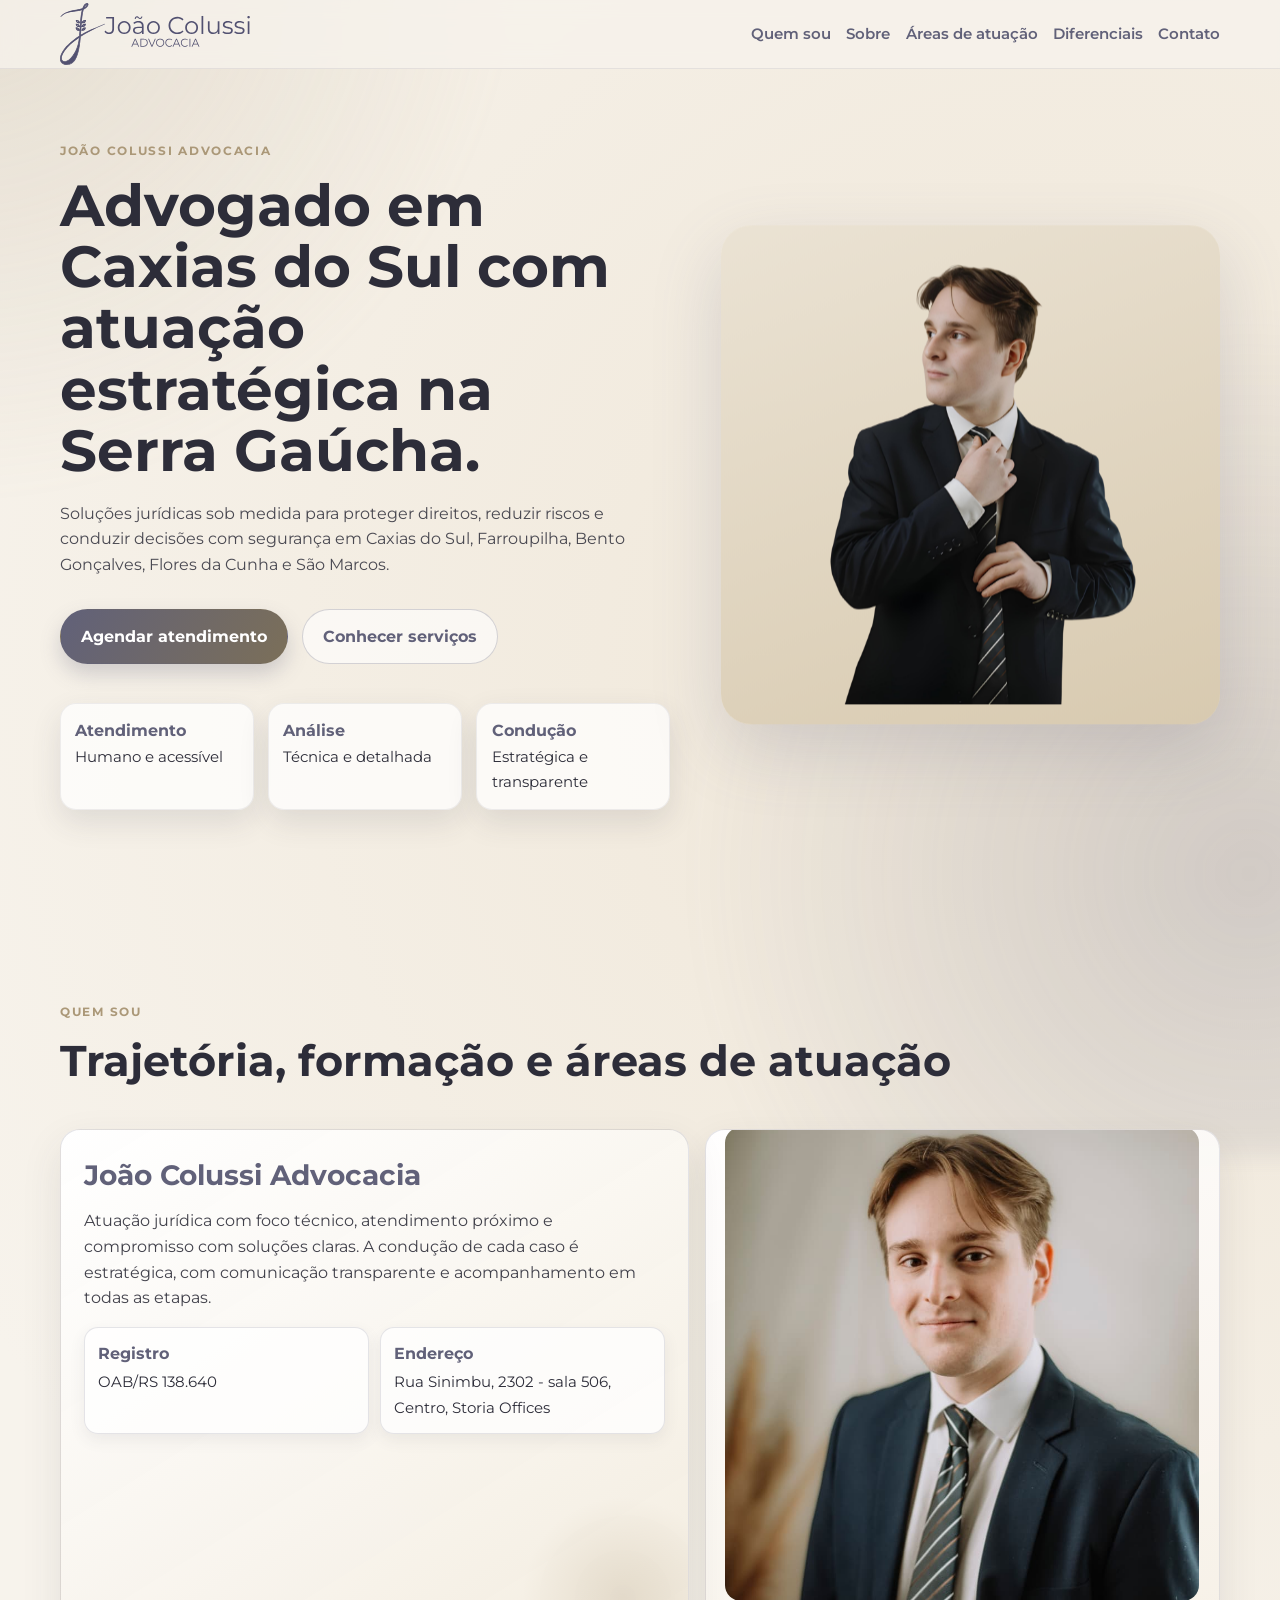
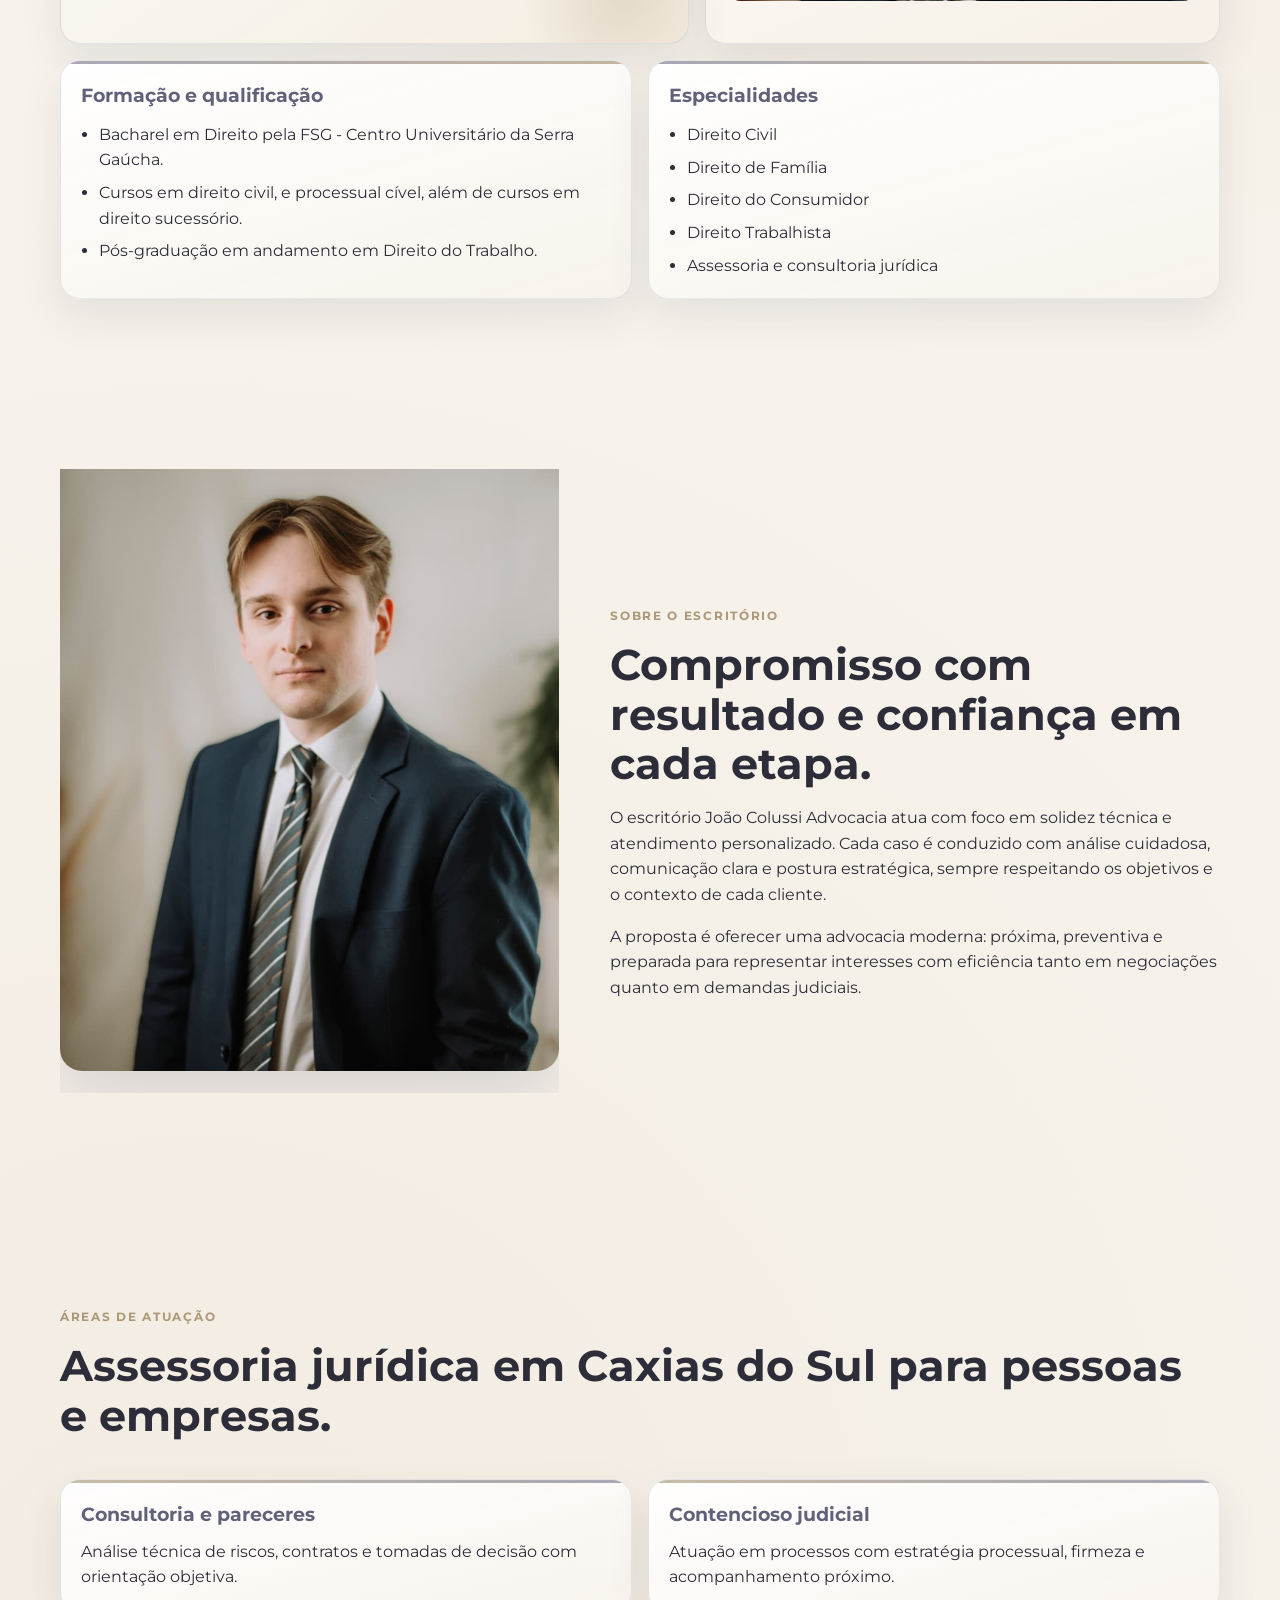
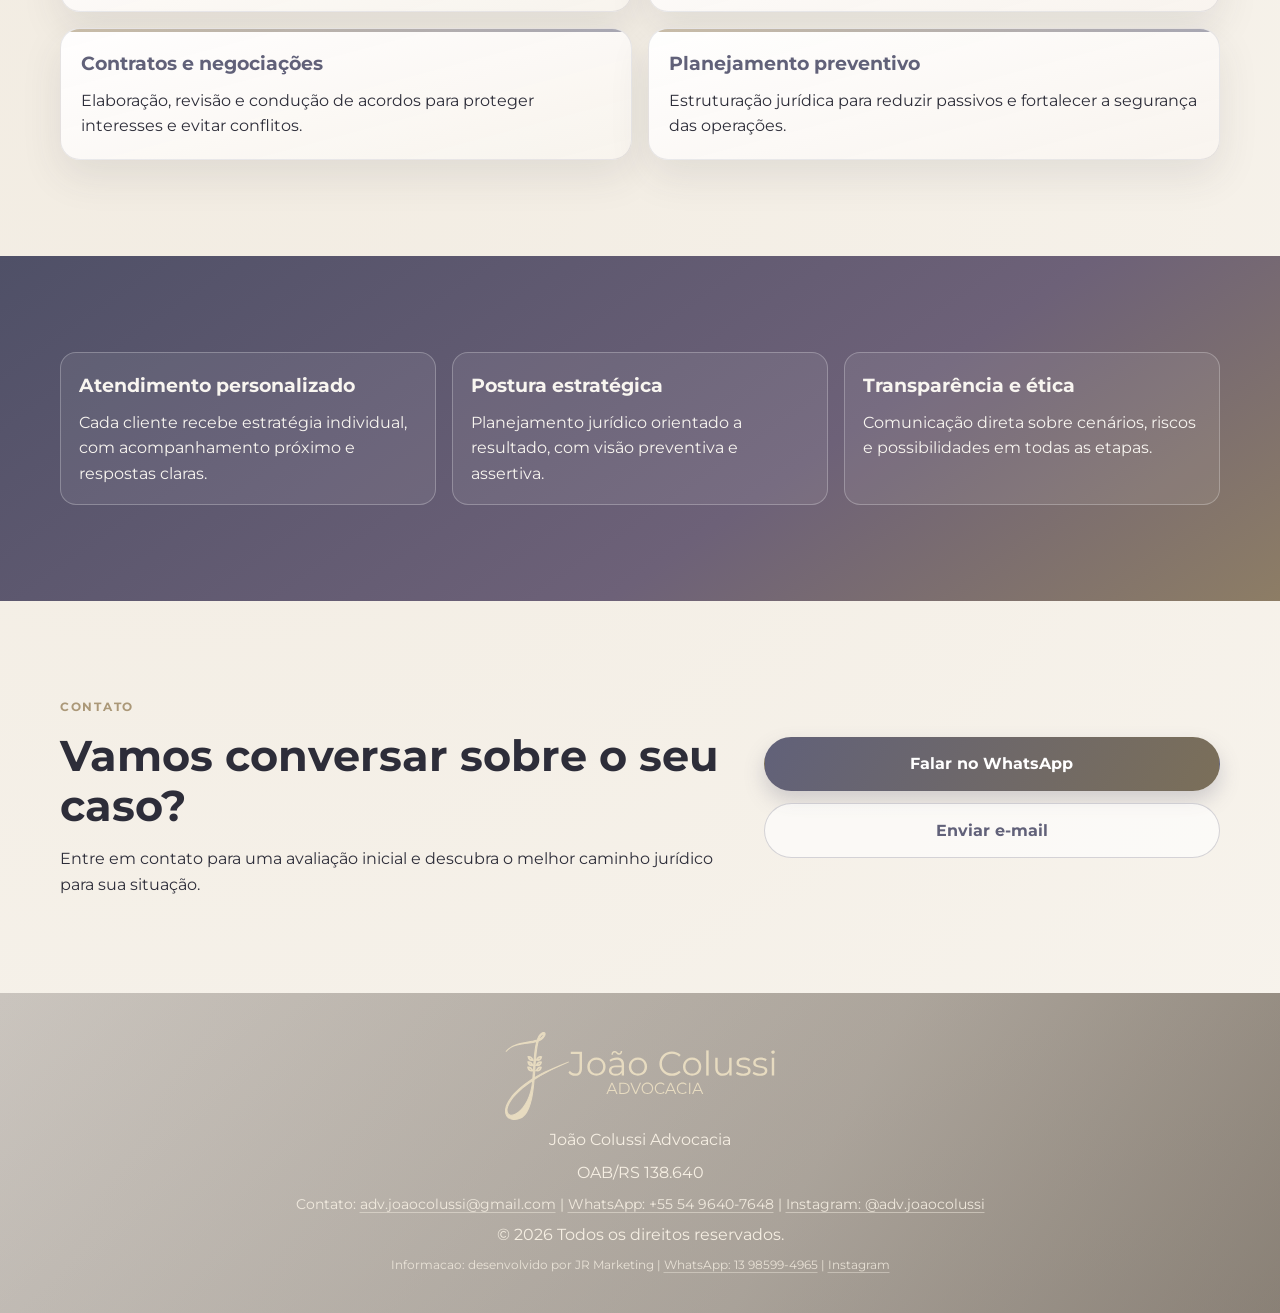
<file: index.html>
<!doctype html>
<html lang="pt-BR">
<head>
  <meta charset="UTF-8" />
  <meta name="viewport" content="width=device-width, initial-scale=1.0" />
  <title>Advogado em Caxias do Sul | João Colussi Advocacia</title>
  <meta name="description" content="Advogado em Caxias do Sul com atendimento jurídico estratégico para pessoas e empresas em toda a Serra Gaúcha: Farroupilha, Bento Gonçalves, Flores da Cunha e São Marcos." />
  <meta name="robots" content="index, follow" />
  <meta name="author" content="João Colussi Advocacia" />
  
  <meta name="google-site-verification" content="zd6YGt6P0bRy-ufSmV9zsZLXKkYiH8V3sBRukI6DoeU" />
  <meta name="geo.region" content="BR-RS" />
  <meta name="geo.placename" content="Caxias do Sul" />
  <meta name="geo.position" content="-29.1678;-51.1794" />
  <meta name="ICBM" content="-29.1678, -51.1794" />
  <link rel="canonical" href="https://joaocolussiadvocacia.com.br/" />

  <meta property="og:locale" content="pt_BR" />
  <meta property="og:type" content="website" />
  <meta property="og:site_name" content="João Colussi Advocacia" />
  <meta property="og:title" content="Advogado em Caxias do Sul | João Colussi Advocacia" />
  <meta property="og:description" content="Atendimento jurídico estratégico em Caxias do Sul e região da Serra Gaúcha, com foco em Direito Civil, Família, Consumidor e Trabalhista." />
  <meta property="og:url" content="https://joaocolussiadvocacia.com.br/" />
  <meta property="og:image" content="https://joaocolussiadvocacia.com.br/assets/img/twittergoogle.jpg" />
  <meta property="og:image:alt" content="João Colussi Advocacia" />

  <meta name="twitter:card" content="summary_large_image" />
  <meta name="twitter:title" content="Advogado em Caxias do Sul | João Colussi Advocacia" />
  <meta name="twitter:description" content="Advocacia estratégica em Caxias do Sul e cidades próximas da Serra Gaúcha." />
  <meta name="twitter:image" content="https://joaocolussiadvocacia.com.br/assets/img/twittergoogle.jpg" />
  <link rel="icon" type="image/svg+xml" href="assets/img/favicon.svg" />
  <link rel="preconnect" href="https://fonts.googleapis.com" />
  <link rel="preconnect" href="https://fonts.gstatic.com" crossorigin />
  <link href="https://fonts.googleapis.com/css2?family=Montserrat:wght@400;500;600;700;800&display=swap" rel="stylesheet" />
  <link rel="stylesheet" href="assets/css/style.css" />

<!-- Google Tag Manager -->
    <script>(function(w,d,s,l,i){w[l]=w[l]||[];w[l].push({'gtm.start':
    new Date().getTime(),event:'gtm.js'});var f=d.getElementsByTagName(s)[0],
    j=d.createElement(s),dl=l!='dataLayer'?'&l='+l:'';j.async=true;j.src=
    'https://www.googletagmanager.com/gtm.js?id='+i+dl;f.parentNode.insertBefore(j,f);
    })(window,document,'script','dataLayer','GTM-P5WVNRNF');
    </script>
<!-- End Google Tag Manager -->

  <script type="application/ld+json">
    {
      "@context": "https://schema.org",
      "@type": "LegalService",
      "name": "João Colussi Advocacia",
      "url": "https://joaocolussiadvocacia.com.br/",
      "image": "https://joaocolussiadvocacia.com.br/assets/img/foto-principal.jpeg",
      "description": "Advogado em Caxias do Sul com atendimento estratégico em Direito Civil, Família, Consumidor e Trabalhista.",
      "telephone": "+55 13 98599-4965",
      "email": "adv.joaocolussi@gmail.com",
      "address": {
        "@type": "PostalAddress",
        "streetAddress": "Rua Sinimbu, 2302 - sala 506, Centro, Storia Offices",
        "addressLocality": "Caxias do Sul",
        "addressRegion": "RS",
        "addressCountry": "BR"
      },
      "areaServed": [
        { "@type": "City", "name": "Caxias do Sul" },
        { "@type": "City", "name": "Farroupilha" },
        { "@type": "City", "name": "Bento Gonçalves" },
        { "@type": "City", "name": "Flores da Cunha" },
        { "@type": "City", "name": "São Marcos" }
      ],
      "sameAs": [
        "https://www.instagram.com/jotar.marketing/"
      ]
    }
  </script>
  <!-- Google tag (gtag.js) -->
    <script async src="https://www.googletagmanager.com/gtag/js?id=AW-17693643702"></script>
      <script>
        window.dataLayer = window.dataLayer || [];
        function gtag(){dataLayer.push(arguments);}
        gtag('js', new Date());

        gtag('config', 'AW-17693643702');
      </script>
</head>
<body>
  <!-- Google Tag Manager (noscript) -->
<noscript><iframe src="https://www.googletagmanager.com/ns.html?id=GTM-P5WVNRNF"
height="0" width="0" style="display:none;visibility:hidden"></iframe></noscript>
<!-- End Google Tag Manager (noscript) -->
  <div class="background-aura" aria-hidden="true"></div>

  <header class="site-header" id="topo">
    <div class="container header-content">
      <a class="brand" href="#topo" aria-label="Início">
        <img src="assets/img/logo.svg" alt="João Colussi Advocacia" />
      </a>

      <button class="menu-toggle" aria-expanded="false" aria-controls="site-nav" aria-label="Abrir menu">
        <span></span>
        <span></span>
      </button>

      <nav id="site-nav" class="site-nav" aria-label="Navegação principal">
        <a href="#quem-sou">Quem sou</a>
        <a href="#sobre">Sobre</a>
        <a href="#areas">Áreas de atuação</a>
        <a href="#diferenciais">Diferenciais</a>
        <a href="#contato">Contato</a>
      </nav>
    </div>
  </header>

  <main>
    <section class="hero section-reveal">
      <div class="container hero-grid">
        <div class="hero-copy">
          <p class="eyebrow">João Colussi Advocacia</p>
          <h1>Advogado em Caxias do Sul com atuação estratégica na Serra Gaúcha.</h1>
          <p class="lead">
            Soluções jurídicas sob medida para proteger direitos, reduzir riscos e conduzir decisões com segurança em Caxias do Sul, Farroupilha, Bento Gonçalves, Flores da Cunha e São Marcos.
          </p>

          <div class="hero-cta">
            <a class="btn btn-primary" href="#contato">Agendar atendimento</a>
            <a class="btn btn-ghost" href="#areas">Conhecer serviços</a>
          </div>

          <ul class="hero-metrics" aria-label="Pilares de atendimento">
            <li>
              <strong>Atendimento</strong>
              <span>Humano e acessível</span>
            </li>
            <li>
              <strong>Análise</strong>
              <span>Técnica e detalhada</span>
            </li>
            <li>
              <strong>Condução</strong>
              <span>Estratégica e transparente</span>
            </li>
          </ul>
        </div>

        <div class="hero-visual" aria-hidden="true">
          <div class="hero-frame parallax-wrap" data-parallax data-parallax-speed="0.2">
            <img src="assets/img/foto-transparente.png" alt="" data-parallax data-parallax-speed="0.32" />
          </div>
        </div>
      </div>
    </section>

    <section id="quem-sou" class="services section-reveal">
      <div class="container">
        <p class="eyebrow">Quem sou</p>
        <h2>Trajetória, formação e áreas de atuação</h2>

        <div class="who-layout">
          <article class="who-intro-card">
            <h3>João Colussi Advocacia</h3>
            <p>
              Atuação jurídica com foco técnico, atendimento próximo e compromisso com soluções claras.
              A condução de cada caso é estratégica, com comunicação transparente e acompanhamento em todas as etapas.
            </p>

            <div class="who-badges">
              <div class="who-badge">
                <strong>Registro</strong>
                <span>OAB/RS 138.640</span>
              </div>
              <div class="who-badge">
                <strong>Endereço</strong>
                <span>Rua Sinimbu, 2302 - sala 506, Centro, Storia Offices</span>
              </div>
            </div>
          </article>

          <div class="profile-panel parallax-wrap">
            <img src="assets/img/foto-quem-sou.jpeg" alt="João Colussi" class="profile-photo" data-parallax data-parallax-speed="0.28" />
          </div>
        </div>

        <div class="who-columns">
          <article class="fact-card">
            <h3>Formação e qualificação</h3>
            <ul class="fact-list">
              <li>Bacharel em Direito pela FSG - Centro Universitário da Serra Gaúcha.</li>
              <li>Cursos em direito civil, e processual cível, além de cursos em direito sucessório.</li>
              <li>Pós-graduação em andamento em Direito do Trabalho.</li>
            </ul>
          </article>

          <article class="fact-card">
            <h3>Especialidades</h3>
            <ul class="fact-list">
              <li>Direito Civil</li>
              <li>Direito de Família</li>
              <li>Direito do Consumidor</li>
              <li>Direito Trabalhista</li>
              <li>Assessoria e consultoria jurídica</li>
            </ul>
          </article>
        </div>
      </div>
    </section>

    <section id="sobre" class="about section-reveal">
      <div class="container about-grid">
        <div class="about-image-wrap parallax-wrap" data-parallax data-parallax-speed="0.18">
          <img src="assets/img/foto-sobre.jpeg" alt="Advogado João Colussi" class="about-image" data-parallax data-parallax-speed="0.3" />
        </div>

        <div class="about-copy">
          <p class="eyebrow">Sobre o escritório</p>
          <h2>Compromisso com resultado e confiança em cada etapa.</h2>
          <p>
            O escritório João Colussi Advocacia atua com foco em solidez técnica e atendimento personalizado.
            Cada caso é conduzido com análise cuidadosa, comunicação clara e postura estratégica,
            sempre respeitando os objetivos e o contexto de cada cliente.
          </p>
          <p>
            A proposta é oferecer uma advocacia moderna: próxima, preventiva e preparada para
            representar interesses com eficiência tanto em negociações quanto em demandas judiciais.
          </p>
        </div>
      </div>
    </section>

    <section id="areas" class="services section-reveal">
      <div class="container">
        <p class="eyebrow">Áreas de atuação</p>
        <h2>Assessoria jurídica em Caxias do Sul para pessoas e empresas.</h2>

        <div class="services-grid">
          <article class="service-card">
            <h3>Consultoria e pareceres</h3>
            <p>Análise técnica de riscos, contratos e tomadas de decisão com orientação objetiva.</p>
          </article>
          <article class="service-card">
            <h3>Contencioso judicial</h3>
            <p>Atuação em processos com estratégia processual, firmeza e acompanhamento próximo.</p>
          </article>
          <article class="service-card">
            <h3>Contratos e negociações</h3>
            <p>Elaboração, revisão e condução de acordos para proteger interesses e evitar conflitos.</p>
          </article>
          <article class="service-card">
            <h3>Planejamento preventivo</h3>
            <p>Estruturação jurídica para reduzir passivos e fortalecer a segurança das operações.</p>
          </article>
        </div>
      </div>
    </section>

    <section id="diferenciais" class="highlights section-reveal">
      <div class="container highlights-grid">
        <article>
          <h3>Atendimento personalizado</h3>
          <p>Cada cliente recebe estratégia individual, com acompanhamento próximo e respostas claras.</p>
        </article>
        <article>
          <h3>Postura estratégica</h3>
          <p>Planejamento jurídico orientado a resultado, com visão preventiva e assertiva.</p>
        </article>
        <article>
          <h3>Transparência e ética</h3>
          <p>Comunicação direta sobre cenários, riscos e possibilidades em todas as etapas.</p>
        </article>
      </div>
    </section>

    <section id="contato" class="contact section-reveal">
      <div class="container contact-grid">
        <div>
          <p class="eyebrow">Contato</p>
          <h2>Vamos conversar sobre o seu caso?</h2>
          <p>
            Entre em contato para uma avaliação inicial e descubra o melhor caminho jurídico para sua situação.
          </p>
        </div>

        <div class="contact-actions">
          <a class="btn btn-primary" href="https://wa.me/555496407648" target="_blank" rel="noopener noreferrer" aria-label="Abrir WhatsApp">Falar no WhatsApp</a>
          <a class="btn btn-ghost" href="mailto:adv.joaocolussi@gmail.com">Enviar e-mail</a>
        </div>
      </div>
    </section>
  </main>

  <footer class="site-footer">
    <div class="container footer-content">
      <img src="assets/img/logo-inverse.svg" alt="João Colussi Advocacia" class="footer-logo" />
      <p>João Colussi Advocacia</p>
      <p>OAB/RS 138.640</p>
      <p class="footer-contact">
        Contato:
        <a href="mailto:adv.joaocolussi@gmail.com">adv.joaocolussi@gmail.com</a>
        |
        <a href="https://wa.me/555496407648" target="_blank" rel="noopener noreferrer">WhatsApp: +55 54 9640-7648</a>
        |
        <a href="https://www.instagram.com/adv.joaocolussi/" target="_blank" rel="noopener noreferrer">Instagram: @adv.joaocolussi</a>
      </p>
      <p>&copy; <span id="year"></span> Todos os direitos reservados.</p>
      <p class="footer-note">
        Informacao: desenvolvido por JR Marketing |
        <a href="https://wa.me/5513985994965" target="_blank" rel="noopener noreferrer">WhatsApp: 13 98599-4965</a>
        |
        <a href="https://www.instagram.com/jotar.marketing/" target="_blank" rel="noopener noreferrer">Instagram</a>
      </p>
    </div>
  </footer>

  <script src="assets/js/main.js"></script>
</body>
</html>
</file>
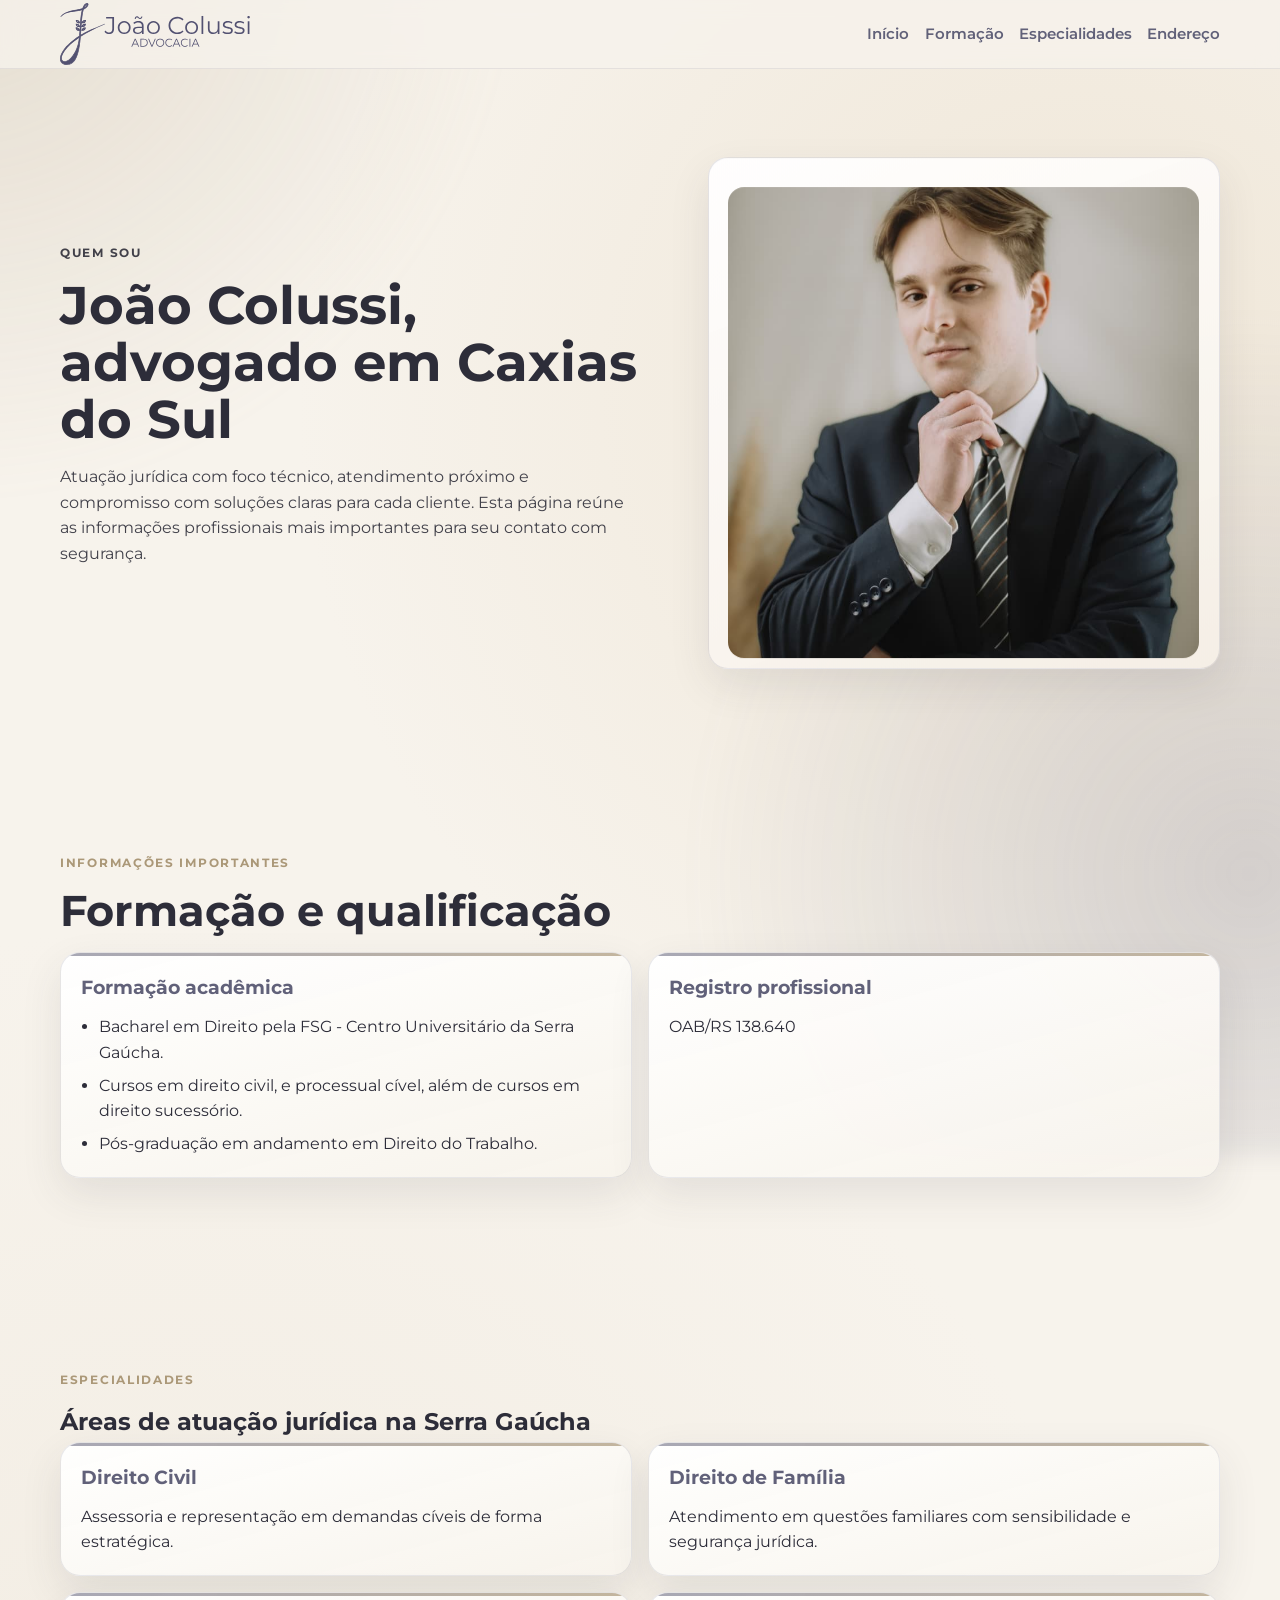
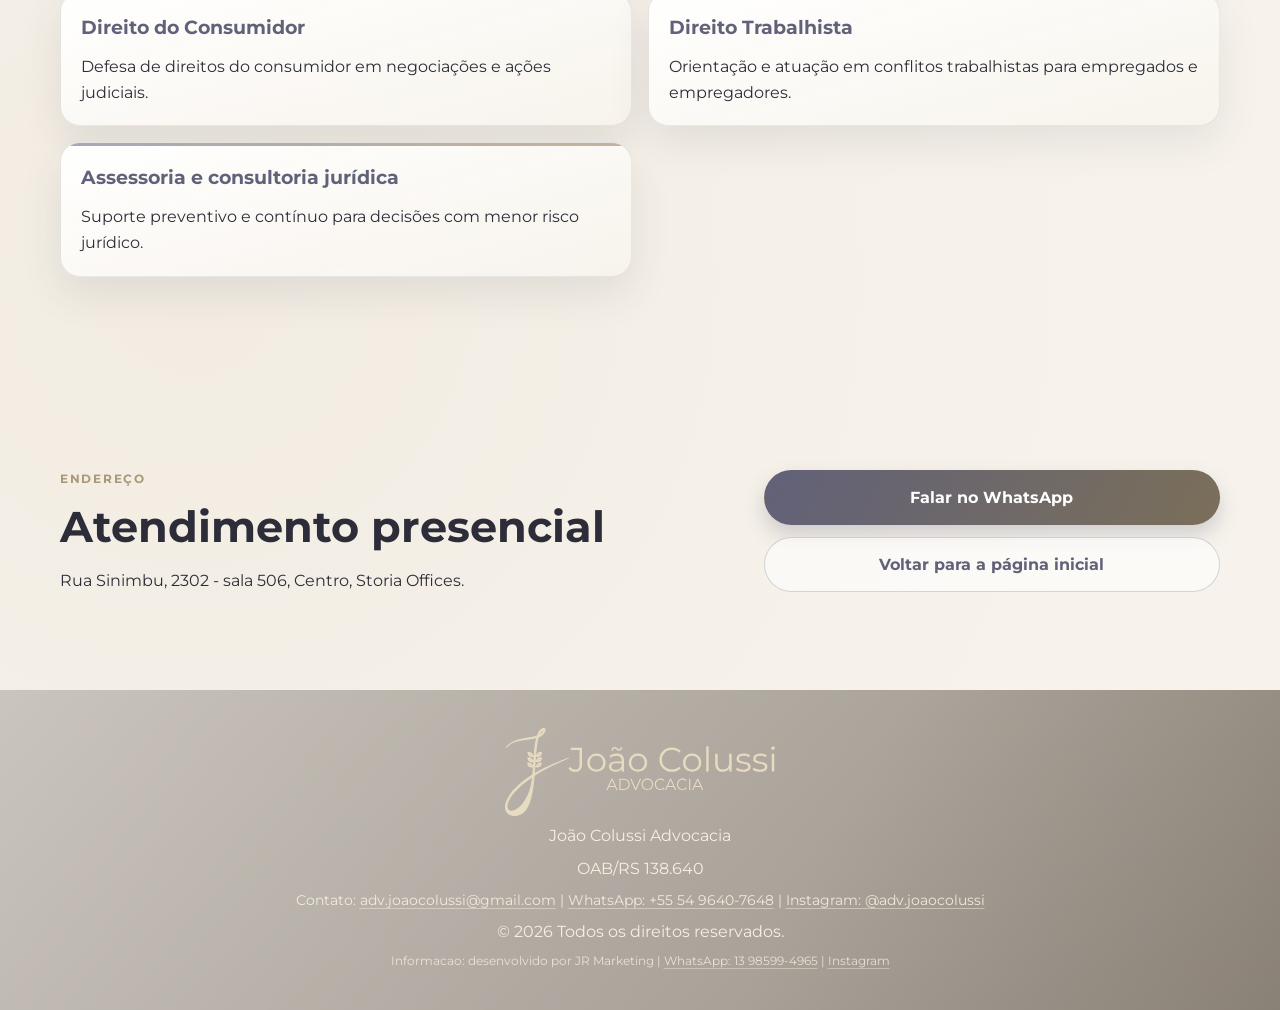
<file: quem-sou.html>
<!doctype html>
<html lang="pt-BR">
<head>
  <meta charset="UTF-8" />
  <meta name="viewport" content="width=device-width, initial-scale=1.0" />
  <title>Quem é João Colussi | Advogado em Caxias do Sul</title>
  <meta name="description" content="Conheça João Colussi, advogado em Caxias do Sul, sua formação, áreas de atuação e atendimento para toda a Serra Gaúcha." />
  <meta name="robots" content="index, follow" />
  <link rel="canonical" href="https://joaocolussiadvocacia.com.br/quem-sou" />

  <meta property="og:locale" content="pt_BR" />
  <meta property="og:type" content="profile" />
  <meta property="og:site_name" content="João Colussi Advocacia" />
  <meta property="og:title" content="Quem é João Colussi | Advogado em Caxias do Sul" />
  <meta property="og:description" content="Perfil profissional, formação e especialidades jurídicas com atendimento em Caxias do Sul e região." />
  <meta property="og:url" content="https://joaocolussiadvocacia.com.br/quem-sou" />
  <meta property="og:image" content="https://joaocolussiadvocacia.com.br/assets/img/twittergoogle.jpg" />
  <meta property="og:image:alt" content="João Colussi, advogado em Caxias do Sul" />

  <meta name="twitter:card" content="summary_large_image" />
  <meta name="twitter:title" content="Quem é João Colussi | Advogado em Caxias do Sul" />
  <meta name="twitter:description" content="Conheça o perfil profissional e as áreas de atuação de João Colussi Advocacia." />
  <meta name="twitter:image" content="https://joaocolussiadvocacia.com.br/assets/img/twittergoogle.jpg" />
  <link rel="icon" type="image/svg+xml" href="assets/img/favicon.svg" />
  <link rel="preconnect" href="https://fonts.googleapis.com" />
  <link rel="preconnect" href="https://fonts.gstatic.com" crossorigin />
  <link href="https://fonts.googleapis.com/css2?family=Montserrat:wght@400;500;600;700;800&display=swap" rel="stylesheet" />
  <link rel="stylesheet" href="assets/css/style.css" />

  <script type="application/ld+json">
    {
      "@context": "https://schema.org",
      "@type": "Person",
      "name": "João Colussi",
      "jobTitle": "Advogado",
      "worksFor": {
        "@type": "LegalService",
        "name": "João Colussi Advocacia",
        "url": "https://joaocolussiadvocacia.com.br/"
      },
      "address": {
        "@type": "PostalAddress",
        "streetAddress": "Rua Sinimbu, 2302 - sala 506, Centro, Storia Offices",
        "addressLocality": "Caxias do Sul",
        "addressRegion": "RS",
        "addressCountry": "BR"
      }
    }
  </script>
  <!-- Google tag (gtag.js) -->
<script async src="https://www.googletagmanager.com/gtag/js?id=AW-17693643702"></script>
<script>
  window.dataLayer = window.dataLayer || [];
  function gtag(){dataLayer.push(arguments);}
  gtag('js', new Date());

  gtag('config', 'AW-17693643702');
</script>
</head>
<body>
  <!-- Google Tag Manager (noscript) -->
<noscript><iframe src="https://www.googletagmanager.com/ns.html?id=GTM-P5WVNRNF"
height="0" width="0" style="display:none;visibility:hidden"></iframe></noscript>
<!-- End Google Tag Manager (noscript) -->
  <div class="background-aura" aria-hidden="true"></div>

  <header class="site-header" id="topo">
    <div class="container header-content">
      <a class="brand" href="index.html" aria-label="Voltar para a pagina inicial">
        <img src="assets/img/logo.svg" alt="João Colussi Advocacia" />
      </a>

      <button class="menu-toggle" aria-expanded="false" aria-controls="site-nav" aria-label="Abrir menu">
        <span></span>
        <span></span>
      </button>

      <nav id="site-nav" class="site-nav" aria-label="Navegação principal">
        <a href="index.html">Início</a>
        <a href="#formacao">Formação</a>
        <a href="#especialidades">Especialidades</a>
        <a href="#endereco">Endereço</a>
      </nav>
    </div>
  </header>

  <main>
    <section class="page-hero section-reveal">
      <div class="container page-hero-grid">
        <div>
          <p class="eyebrow">Quem sou</p>
          <h1>João Colussi, advogado em Caxias do Sul</h1>
          <p>
            Atuação jurídica com foco técnico, atendimento próximo e compromisso com soluções claras para cada cliente.
            Esta página reúne as informações profissionais mais importantes para seu contato com segurança.
          </p>
        </div>

        <div class="profile-panel parallax-wrap" aria-hidden="true" data-parallax data-parallax-speed="0.2">
          <img src="assets/img/foto-quem-sou-pagina.jpeg" alt="" class="profile-photo" data-parallax data-parallax-speed="0.32" />
        </div>
      </div>
    </section>

    <section id="formacao" class="services section-reveal">
      <div class="container">
        <p class="eyebrow">Informações importantes</p>
        <h2>Formação e qualificação</h2>

        <div class="facts-grid">
          <article class="fact-card">
            <h3>Formação acadêmica</h3>
            <ul class="fact-list">
              <li>Bacharel em Direito pela FSG - Centro Universitário da Serra Gaúcha.</li>
              <li>Cursos em direito civil, e processual cível, além de cursos em direito sucessório.</li>
              <li>Pós-graduação em andamento em Direito do Trabalho.</li>
            </ul>
          </article>

          <article class="fact-card">
            <h3>Registro profissional</h3>
            <p>OAB/RS 138.640</p>
          </article>
        </div>
      </div>
    </section>

    <section id="especialidades" class="about section-reveal">
      <div class="container">
        <p class="eyebrow">Especialidades</p>
        <h2>Áreas de atuação jurídica na Serra Gaúcha</h2>

        <div class="facts-grid">
          <article class="fact-card">
            <h3>Direito Civil</h3>
            <p>Assessoria e representação em demandas cíveis de forma estratégica.</p>
          </article>
          <article class="fact-card">
            <h3>Direito de Família</h3>
            <p>Atendimento em questões familiares com sensibilidade e segurança jurídica.</p>
          </article>
          <article class="fact-card">
            <h3>Direito do Consumidor</h3>
            <p>Defesa de direitos do consumidor em negociações e ações judiciais.</p>
          </article>
          <article class="fact-card">
            <h3>Direito Trabalhista</h3>
            <p>Orientação e atuação em conflitos trabalhistas para empregados e empregadores.</p>
          </article>
          <article class="fact-card">
            <h3>Assessoria e consultoria jurídica</h3>
            <p>Suporte preventivo e contínuo para decisões com menor risco jurídico.</p>
          </article>
        </div>
      </div>
    </section>

    <section id="endereco" class="contact section-reveal">
      <div class="container contact-grid">
        <div>
          <p class="eyebrow">Endereço</p>
          <h2>Atendimento presencial</h2>
          <p>Rua Sinimbu, 2302 - sala 506, Centro, Storia Offices.</p>
        </div>

        <div class="contact-actions">
          <a class="btn btn-primary" href="https://wa.me/555496407648" target="_blank" rel="noopener noreferrer">Falar no WhatsApp</a>
          <a class="btn btn-ghost" href="index.html">Voltar para a página inicial</a>
        </div>
      </div>
    </section>
  </main>

  <footer class="site-footer">
    <div class="container footer-content">
      <img src="assets/img/logo-inverse.svg" alt="João Colussi Advocacia" class="footer-logo" />
      <p>João Colussi Advocacia</p>
      <p>OAB/RS 138.640</p>
      <p class="footer-contact">
        Contato:
        <a href="mailto:adv.joaocolussi@gmail.com">adv.joaocolussi@gmail.com</a>
        |
        <a href="https://wa.me/555496407648" target="_blank" rel="noopener noreferrer">WhatsApp: +55 54 9640-7648</a>
        |
        <a href="https://www.instagram.com/adv.joaocolussi/" target="_blank" rel="noopener noreferrer">Instagram: @adv.joaocolussi</a>
      </p>
      <p>&copy; <span id="year"></span> Todos os direitos reservados.</p>
      <p class="footer-note">
        Informacao: desenvolvido por JR Marketing |
        <a href="https://wa.me/5513985994965" target="_blank" rel="noopener noreferrer">WhatsApp: 13 98599-4965</a>
        |
        <a href="https://www.instagram.com/jotar.marketing/" target="_blank" rel="noopener noreferrer">Instagram</a>
      </p>
    </div>
  </footer>

  <script src="assets/js/main.js"></script>
</body>
</html>
</file>
<file: assets/css/style.css>
:root {
  --color-bg: #f7f3ec;
  --color-surface: #ffffff;
  --color-ink: #2d2d39;
  --color-brand: #616179;
  --color-accent: #ab9878;
  --color-soft: #e6dbc8;
  --shadow-strong: 0 25px 70px rgba(97, 97, 121, 0.2);
  --shadow-soft: 0 12px 30px rgba(58, 58, 73, 0.12);
  --shadow-card: 0 16px 40px rgba(58, 58, 73, 0.1);
  --shadow-card-hover: 0 24px 52px rgba(58, 58, 73, 0.18);
  --radius: 22px;
}

* {
  box-sizing: border-box;
}

html {
  scroll-behavior: smooth;
}

body {
  margin: 0;
  color: var(--color-ink);
  background: radial-gradient(circle at 85% 15%, #efe6d7 0%, transparent 32%),
    radial-gradient(circle at 15% 72%, #f2ece2 0%, transparent 44%),
    var(--color-bg);
  font-family: "Montserrat", sans-serif;
  line-height: 1.6;
}

img {
  max-width: 100%;
  display: block;
}

h1,
h2,
h3,
p {
  margin: 0;
}

.container {
  width: min(1160px, 92vw);
  margin-inline: auto;
}

.background-aura {
  position: fixed;
  inset: -20vmax;
  pointer-events: none;
  z-index: -1;
  background:
    radial-gradient(circle at 12% 14%, rgba(171, 152, 120, 0.25), transparent 28%),
    radial-gradient(circle at 84% 80%, rgba(97, 97, 121, 0.22), transparent 30%);
  filter: blur(12px);
}

.site-header {
  position: sticky;
  top: 0;
  z-index: 20;
  backdrop-filter: blur(10px);
  background: rgba(247, 243, 236, 0.78);
  border-bottom: 1px solid rgba(97, 97, 121, 0.12);
}

.header-content {
  min-height: 68px;
  display: flex;
  align-items: center;
  justify-content: space-between;
  gap: 1rem;
}

.brand img {
  width: min(190px, 34vw);
}

.site-nav {
  display: flex;
  gap: 0.95rem;
}

.site-nav a {
  text-decoration: none;
  color: var(--color-brand);
  font-weight: 600;
  font-size: 0.95rem;
  position: relative;
}

.site-nav a::after {
  content: "";
  position: absolute;
  left: 0;
  bottom: -6px;
  width: 0;
  height: 2px;
  background: var(--color-accent);
  transition: width 0.25s ease;
}

.site-nav a:hover::after,
.site-nav a:focus-visible::after {
  width: 100%;
}

.menu-toggle {
  display: none;
  border: 0;
  background: transparent;
  width: 42px;
  height: 42px;
  padding: 0;
  cursor: pointer;
}

.menu-toggle span {
  display: block;
  width: 26px;
  height: 2px;
  margin: 7px auto;
  background: var(--color-brand);
  transition: transform 0.25s ease, opacity 0.25s ease;
}

section {
  padding: 6rem 0;
}

section[id] {
  scroll-margin-top: 92px;
}

.eyebrow {
  letter-spacing: 0.14em;
  text-transform: uppercase;
  font-size: 0.76rem;
  font-weight: 700;
  color: var(--color-accent);
  margin-bottom: 0.9rem;
}

.hero {
  padding-top: 4.5rem;
}

.hero-grid {
  display: grid;
  grid-template-columns: 1.1fr 0.9fr;
  gap: clamp(1.6rem, 4vw, 4rem);
  align-items: center;
}

.hero-copy h1 {
  font-size: clamp(2rem, 4.7vw, 3.65rem);
  line-height: 1.05;
  max-width: 15ch;
  margin-bottom: 1.2rem;
}

.lead {
  max-width: 52ch;
  color: rgba(45, 45, 57, 0.86);
}

.hero-cta {
  display: flex;
  flex-wrap: wrap;
  gap: 0.85rem;
  margin-top: 2rem;
}

.btn {
  display: inline-flex;
  align-items: center;
  justify-content: center;
  border-radius: 999px;
  padding: 0.85rem 1.25rem;
  text-decoration: none;
  font-weight: 700;
  border: 1px solid transparent;
  transition: transform 0.2s ease, box-shadow 0.2s ease;
}

.btn:hover,
.btn:focus-visible {
  transform: translateY(-2px);
}

.btn-primary {
  color: #fff;
  background: linear-gradient(120deg, #616179, #7b6f59);
  box-shadow: 0 10px 20px rgba(97, 97, 121, 0.25);
}

.btn-ghost {
  color: var(--color-brand);
  border-color: rgba(97, 97, 121, 0.26);
  background: rgba(255, 255, 255, 0.6);
}

.hero-metrics {
  list-style: none;
  margin: 2.4rem 0 0;
  padding: 0;
  display: grid;
  grid-template-columns: repeat(3, 1fr);
  gap: 0.9rem;
}

.hero-metrics li {
  background: rgba(255, 255, 255, 0.72);
  border: 1px solid rgba(97, 97, 121, 0.1);
  border-radius: 16px;
  padding: 0.9rem;
  box-shadow: var(--shadow-soft);
}

.hero-metrics strong {
  display: block;
  color: var(--color-brand);
}

.hero-metrics span {
  font-size: 0.92rem;
}

.hero-visual {
  display: grid;
  place-items: center;
}

.hero-frame {
  width: min(560px, 100%);
  border-radius: calc(var(--radius) + 8px);
  background: linear-gradient(160deg, #ebe3d4, #d8cab0);
  padding: clamp(0.7rem, 1.6vw, 1.2rem);
  box-shadow: var(--shadow-strong);
  position: relative;
  overflow: hidden;
}

.hero-frame::after {
  content: "";
  position: absolute;
  inset: -20% -40% auto auto;
  width: 210px;
  height: 210px;
  border-radius: 50%;
  background: radial-gradient(circle, rgba(255, 255, 255, 0.3), transparent 65%);
  pointer-events: none;
}

.hero-frame img {
  width: 100%;
  object-fit: cover;
  border-radius: var(--radius);
}

.about {
  position: relative;
}

.about-grid {
  display: grid;
  grid-template-columns: 0.9fr 1.1fr;
  align-items: center;
  gap: clamp(1.6rem, 4vw, 4rem);
}

.about-image-wrap {
  position: relative;
}

.about-image-wrap::before {
  content: "";
  position: absolute;
  inset: -20px;
  z-index: -1;
  border: 1px solid rgba(97, 97, 121, 0.2);
  border-radius: calc(var(--radius) + 12px);
}

.about-image {
  border-radius: var(--radius);
  box-shadow: var(--shadow-strong);
  width: 100%;
  aspect-ratio: 4 / 5;
  object-fit: cover;
}

.about-copy h2,
.services h2,
.contact h2 {
  font-size: clamp(1.7rem, 3.6vw, 2.7rem);
  line-height: 1.15;
  margin-bottom: 1rem;
}

.about-copy p + p {
  margin-top: 1rem;
}

.services-grid {
  margin-top: 2.4rem;
  display: grid;
  grid-template-columns: repeat(2, 1fr);
  gap: 1rem;
}

.service-card {
  background: linear-gradient(165deg, rgba(255, 255, 255, 0.95), rgba(248, 244, 238, 0.92));
  border-radius: 20px;
  border: 1px solid rgba(97, 97, 121, 0.14);
  padding: 1.28rem;
  box-shadow: var(--shadow-card);
  position: relative;
  overflow: hidden;
  transition: transform 0.28s ease, box-shadow 0.28s ease, border-color 0.28s ease;
}

.service-card::before {
  content: "";
  position: absolute;
  top: 0;
  left: 0;
  right: 0;
  height: 3px;
  background: linear-gradient(90deg, rgba(171, 152, 120, 0.65), rgba(97, 97, 121, 0.55));
}

.service-card h3 {
  color: var(--color-brand);
  margin-bottom: 0.55rem;
}

.service-card:hover,
.service-card:focus-within {
  transform: translateY(-5px);
  box-shadow: var(--shadow-card-hover);
  border-color: rgba(97, 97, 121, 0.24);
}

.highlights {
  background: linear-gradient(145deg, #4f5067, #6d6178 62%, #8d7d65);
  color: #f8f5f0;
}

.highlights-grid {
  display: grid;
  grid-template-columns: repeat(3, 1fr);
  gap: 1rem;
}

.highlights-grid article {
  border: 1px solid rgba(255, 255, 255, 0.25);
  background: rgba(255, 255, 255, 0.07);
  border-radius: 16px;
  padding: 1.1rem;
}

.highlights-grid h3 {
  margin-bottom: 0.55rem;
}

.contact-grid {
  display: grid;
  grid-template-columns: 1.2fr 0.8fr;
  gap: 1.2rem;
  align-items: center;
}

.contact-actions {
  display: grid;
  gap: 0.75rem;
}

.site-footer {
  position: relative;
  overflow: hidden;
  background: linear-gradient(120deg, #efe8dd 0%, #e6dbc8 26%, #ab9878 58%, #616179 100%);
  background-size: 240% 240%;
  animation: footerGradientShift 16s ease-in-out infinite;
  color: #f6efe3;
  text-align: center;
  padding: 2.4rem 0;
}

.site-footer::before {
  content: "";
  position: absolute;
  inset: 0;
  background: linear-gradient(135deg, rgba(34, 35, 49, 0.18), rgba(34, 35, 49, 0.38));
  pointer-events: none;
}

.footer-content {
  position: relative;
  z-index: 1;
  display: grid;
  justify-items: center;
  gap: 0.45rem;
}

.footer-contact {
  font-size: 0.88rem;
  opacity: 0.92;
}

.footer-note {
  font-size: 0.78rem;
  opacity: 0.82;
}

.footer-note a {
  font-size: 0.78rem;
}

.footer-content a {
  color: #f6efe3;
  text-decoration-color: rgba(246, 239, 227, 0.5);
  text-underline-offset: 3px;
}

.footer-content a:hover,
.footer-content a:focus-visible {
  text-decoration-color: #f6efe3;
}

@keyframes footerGradientShift {
  0% {
    background-position: 0% 50%;
  }

  50% {
    background-position: 100% 50%;
  }

  100% {
    background-position: 0% 50%;
  }
}

.footer-logo {
  width: min(270px, 62vw);
}

.section-reveal {
  opacity: 0;
  transform: translateY(20px);
  transition: opacity 0.6s ease, transform 0.6s ease;
}

.section-reveal.in-view {
  opacity: 1;
  transform: none;
}

.page-hero {
  padding-top: 5rem;
}

.page-hero-grid {
  display: grid;
  grid-template-columns: 1.08fr 0.92fr;
  gap: clamp(1.5rem, 4vw, 3rem);
  align-items: center;
}

.page-hero h1 {
  font-size: clamp(2rem, 4.5vw, 3.3rem);
  line-height: 1.08;
  margin-bottom: 1rem;
}

.page-hero p {
  color: rgba(45, 45, 57, 0.9);
  max-width: 52ch;
}

.profile-panel {
  background: linear-gradient(160deg, rgba(255, 255, 255, 0.94), rgba(246, 240, 231, 0.95));
  border: 1px solid rgba(97, 97, 121, 0.16);
  border-radius: 20px;
  box-shadow: var(--shadow-card);
  padding: 1.2rem;
}

.profile-photo {
  width: 100%;
  border-radius: 16px;
  object-fit: cover;
  aspect-ratio: 1 / 1;
}

.facts-grid {
  display: grid;
  grid-template-columns: repeat(2, 1fr);
  gap: 1rem;
}

.fact-card {
  background: linear-gradient(165deg, rgba(255, 255, 255, 0.96), rgba(247, 243, 236, 0.94));
  border: 1px solid rgba(97, 97, 121, 0.14);
  border-radius: 20px;
  padding: 1.25rem;
  box-shadow: var(--shadow-card);
  position: relative;
  overflow: hidden;
  transition: transform 0.28s ease, box-shadow 0.28s ease, border-color 0.28s ease;
}

.fact-card::before {
  content: "";
  position: absolute;
  top: 0;
  left: 0;
  right: 0;
  height: 3px;
  background: linear-gradient(90deg, rgba(97, 97, 121, 0.55), rgba(171, 152, 120, 0.7));
}

.fact-card h3 {
  color: var(--color-brand);
  margin-bottom: 0.7rem;
}

.fact-card:hover,
.fact-card:focus-within {
  transform: translateY(-5px);
  box-shadow: var(--shadow-card-hover);
  border-color: rgba(97, 97, 121, 0.24);
}

.fact-list {
  margin: 0;
  padding-left: 1.15rem;
}

.fact-list li + li {
  margin-top: 0.45rem;
}

.who-layout {
  margin-top: 2.7rem;
  display: grid;
  grid-template-columns: 1.1fr 0.9fr;
  gap: 1rem;
  align-items: stretch;
}

.who-intro-card {
  background: linear-gradient(148deg, rgba(255, 255, 255, 0.98), rgba(243, 236, 224, 0.95));
  border: 1px solid rgba(97, 97, 121, 0.17);
  border-radius: 20px;
  box-shadow: var(--shadow-card);
  padding: 1.45rem;
  position: relative;
  overflow: hidden;
}

.who-intro-card::after {
  content: "";
  position: absolute;
  inset: auto -40px -60px auto;
  width: 210px;
  height: 210px;
  border-radius: 50%;
  background: radial-gradient(circle, rgba(171, 152, 120, 0.24), transparent 68%);
  pointer-events: none;
}

.who-intro-card h3 {
  color: var(--color-brand);
  font-size: clamp(1.35rem, 2.2vw, 1.8rem);
  margin-bottom: 0.65rem;
}

.who-intro-card p {
  color: rgba(45, 45, 57, 0.9);
}

.who-badges {
  margin-top: 1rem;
  display: grid;
  grid-template-columns: repeat(2, 1fr);
  gap: 0.7rem;
}

.who-badge {
  background: rgba(255, 255, 255, 0.75);
  border: 1px solid rgba(97, 97, 121, 0.16);
  border-radius: 14px;
  padding: 0.8rem;
  box-shadow: 0 6px 16px rgba(58, 58, 73, 0.08);
}

.who-badge strong {
  display: block;
  color: var(--color-brand);
  margin-bottom: 0.2rem;
}

.who-badge span {
  font-size: 0.95rem;
}

.who-columns {
  margin-top: 1rem;
  display: grid;
  grid-template-columns: repeat(2, 1fr);
  gap: 1rem;
}

.parallax-wrap {
  overflow: hidden;
}

[data-parallax] {
  --parallax-y: 0px;
  transform: translate3d(0, var(--parallax-y), 0);
  will-change: transform;
}

@media (max-width: 950px) {
  .hero-grid,
  .page-hero-grid,
  .who-layout,
  .who-columns,
  .about-grid,
  .contact-grid,
  .highlights-grid,
  .facts-grid {
    grid-template-columns: 1fr;
  }

  .who-badges {
    grid-template-columns: 1fr;
  }

  .hero-copy h1,
  .lead {
    max-width: none;
  }

  .services-grid,
  .hero-metrics {
    grid-template-columns: 1fr;
  }
}

@media (max-width: 760px) {
  .site-nav {
    position: absolute;
    inset: 68px 0 auto 0;
    background: rgba(247, 243, 236, 0.97);
    border-bottom: 1px solid rgba(97, 97, 121, 0.12);
    display: grid;
    gap: 0;
    transform: scaleY(0);
    transform-origin: top;
    transition: transform 0.22s ease;
  }

  .site-nav a {
    padding: 0.95rem 4vw;
  }

  .site-nav.open {
    transform: scaleY(1);
  }

  .menu-toggle {
    display: inline-block;
  }

  .menu-toggle.open span:nth-child(1) {
    transform: translateY(9px) rotate(45deg);
  }

  .menu-toggle.open span:nth-child(2) {
    transform: translateY(-9px) rotate(-45deg);
  }

  section {
    padding: 4.5rem 0;
  }
}

@media (prefers-reduced-motion: reduce) {
  .site-footer {
    animation: none;
  }

  [data-parallax] {
    transform: none !important;
  }

  .service-card,
  .fact-card {
    transition: none;
  }
}
</file>
